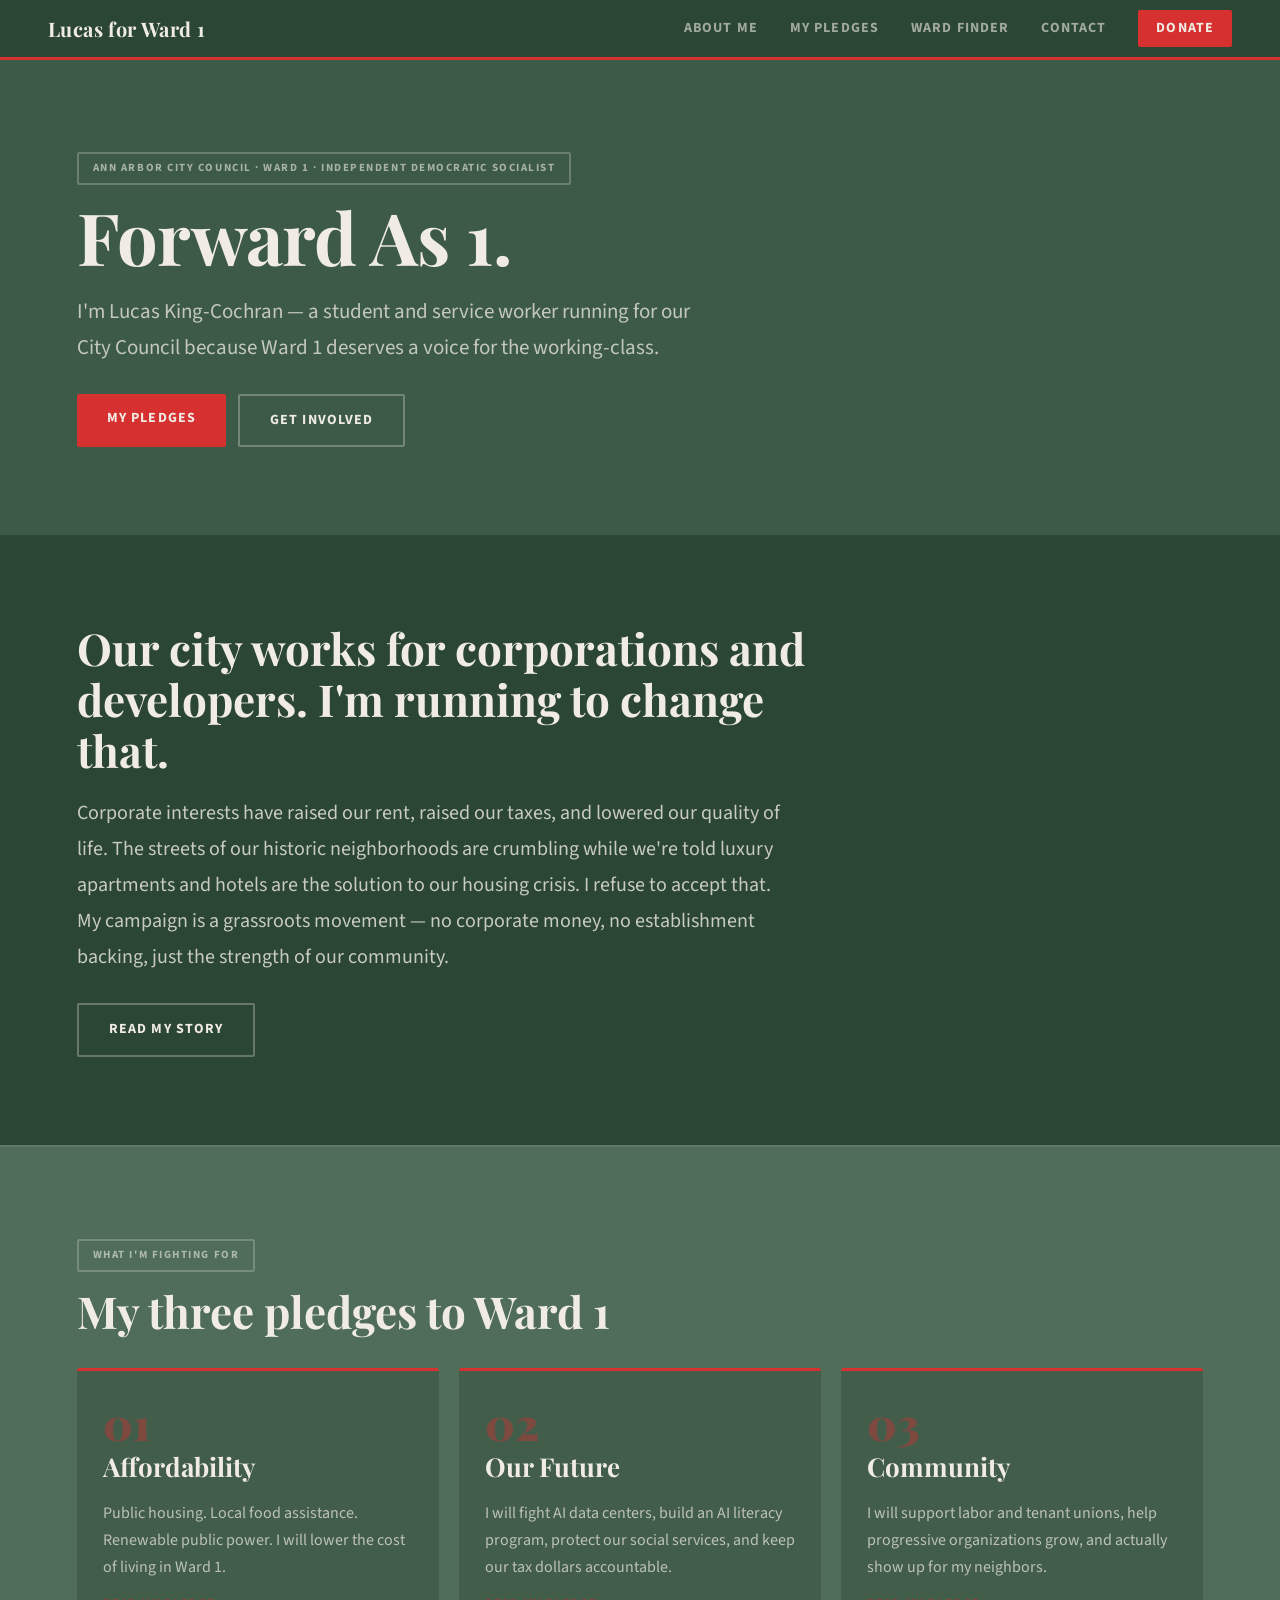
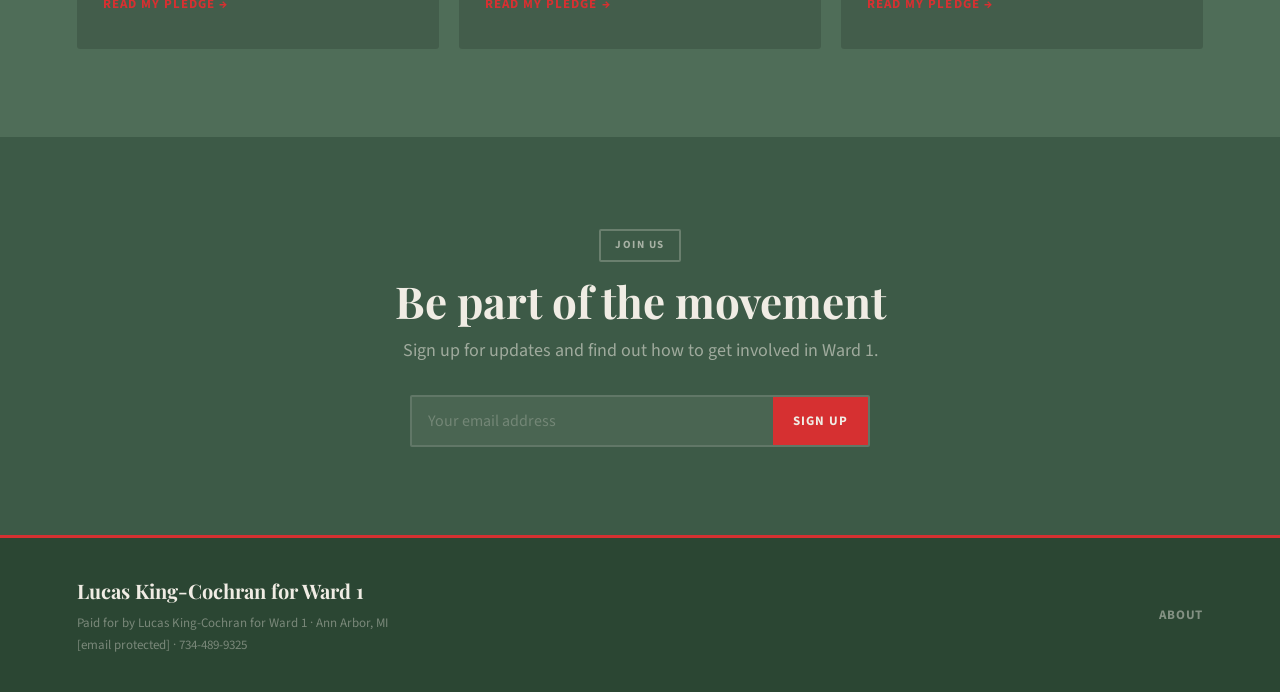
<file: index.html>
<!DOCTYPE html>
<html lang="en">
<head>
<meta charset="UTF-8">
<meta name="viewport" content="width=device-width, initial-scale=1.0">
<title>Lucas King-Cochran — Forward As 1</title>
<link rel="stylesheet" href="style.css">
</head>
<body>

<nav>
  <a href="index.html" class="nav-logo">Lucas for Ward 1</a>
  <button class="nav-toggle" onclick="document.querySelector('.nav-links').classList.toggle('open')" aria-label="Menu">
    <span></span><span></span><span></span>
  </button>
  <div class="nav-links">
    <a href="about.html">About Me</a>
    <a href="issues.html">My Pledges</a>
    <a href="ward-finder.html">Ward Finder</a>
    <a href="contact.html">Contact</a>
    <a href="contact.html#donate" class="nav-donate">Donate</a>
  </div>
</nav>

<div class="block block-sage">
  <div class="pill">Ann Arbor City Council · Ward 1 · Independent Democratic Socialist</div>
  <h1 class="big">Forward As 1.</h1>
  <p class="lead" style="margin-top:20px">I'm Lucas King-Cochran — a student and service worker running for our City Council because Ward 1 deserves a voice for the working-class.</p>
  <div class="btns">
    <a href="issues.html" class="btn btn-red">My Pledges</a>
    <a href="contact.html" class="btn btn-outline">Get Involved</a>
  </div>

</div>

<div class="block block-deep">
  <h2 class="med" style="max-width:780px;margin-bottom:20px">Our city works for corporations and developers. I'm running to change that.</h2>
  <p class="body-text">Corporate interests have raised our rent, raised our taxes, and lowered our quality of life. The streets of our historic neighborhoods are crumbling while we're told luxury apartments and hotels are the solution to our housing crisis. I refuse to accept that. My campaign is a grassroots movement — no corporate money, no establishment backing, just the strength of our community.</p>
  <div class="btns">
    <a href="about.html" class="btn btn-outline">Read my story</a>
  </div>
</div>

<div class="block block-mid ruled">
  <div class="pill">What I'm fighting for</div>
  <h2 class="med" style="margin-bottom:32px">My three pledges to Ward 1</h2>
  <div class="pledge-cards">
    <div class="pledge-card">
      <div class="num">01</div>
      <div class="card-title">Affordability</div>
      <p>Public housing. Local food assistance. Renewable public power. I will lower the cost of living in Ward 1.</p>
      <a href="issues.html#affordability">Read my pledge →</a>
    </div>
    <div class="pledge-card">
      <div class="num">02</div>
      <div class="card-title">Our Future</div>
      <p>I will fight AI data centers, build an AI literacy program, protect our social services, and keep our tax dollars accountable.</p>
      <a href="issues.html#future">Read my pledge →</a>
    </div>
    <div class="pledge-card">
      <div class="num">03</div>
      <div class="card-title">Community</div>
      <p>I will support labor and tenant unions, help progressive organizations grow, and actually show up for my neighbors.</p>
      <a href="issues.html#community">Read my pledge →</a>
    </div>
  </div>
</div>

<div class="block block-sage" style="text-align:center">
  <div class="pill">Join us</div>
  <h2 class="med" style="margin-bottom:10px">Be part of the movement</h2>
  <p style="font-size:18px;margin-bottom:28px;color:rgba(240,236,228,.55)">Sign up for updates and find out how to get involved in Ward 1.</p>
  <form class="signup-row" style="margin:0 auto" action="https://formspree.io/f/xpqonlbr" method="POST">
    <input type="email" name="email" placeholder="Your email address" required>
    <button type="submit">Sign Up</button>
  </form>
</div>

<footer>
  <div>
    <strong>Lucas King-Cochran for Ward 1</strong>
    <p>Paid for by Lucas King-Cochran for Ward 1 · Ann Arbor, MI<br>
    <a href="/cdn-cgi/l/email-protection#4f233a242a242621282c202c273d2e210f28222e2623612c2022"><span class="__cf_email__" data-cfemail="e08c958b858b898e87838f838892818ea0878d81898cce838f8d">[email&#160;protected]</span></a> · <a href="tel:7344899325">734-489-9325</a></p>
  </div>
  <div class="foot-links">
    <a href="about.html">About</a>
    <a href="
</file>
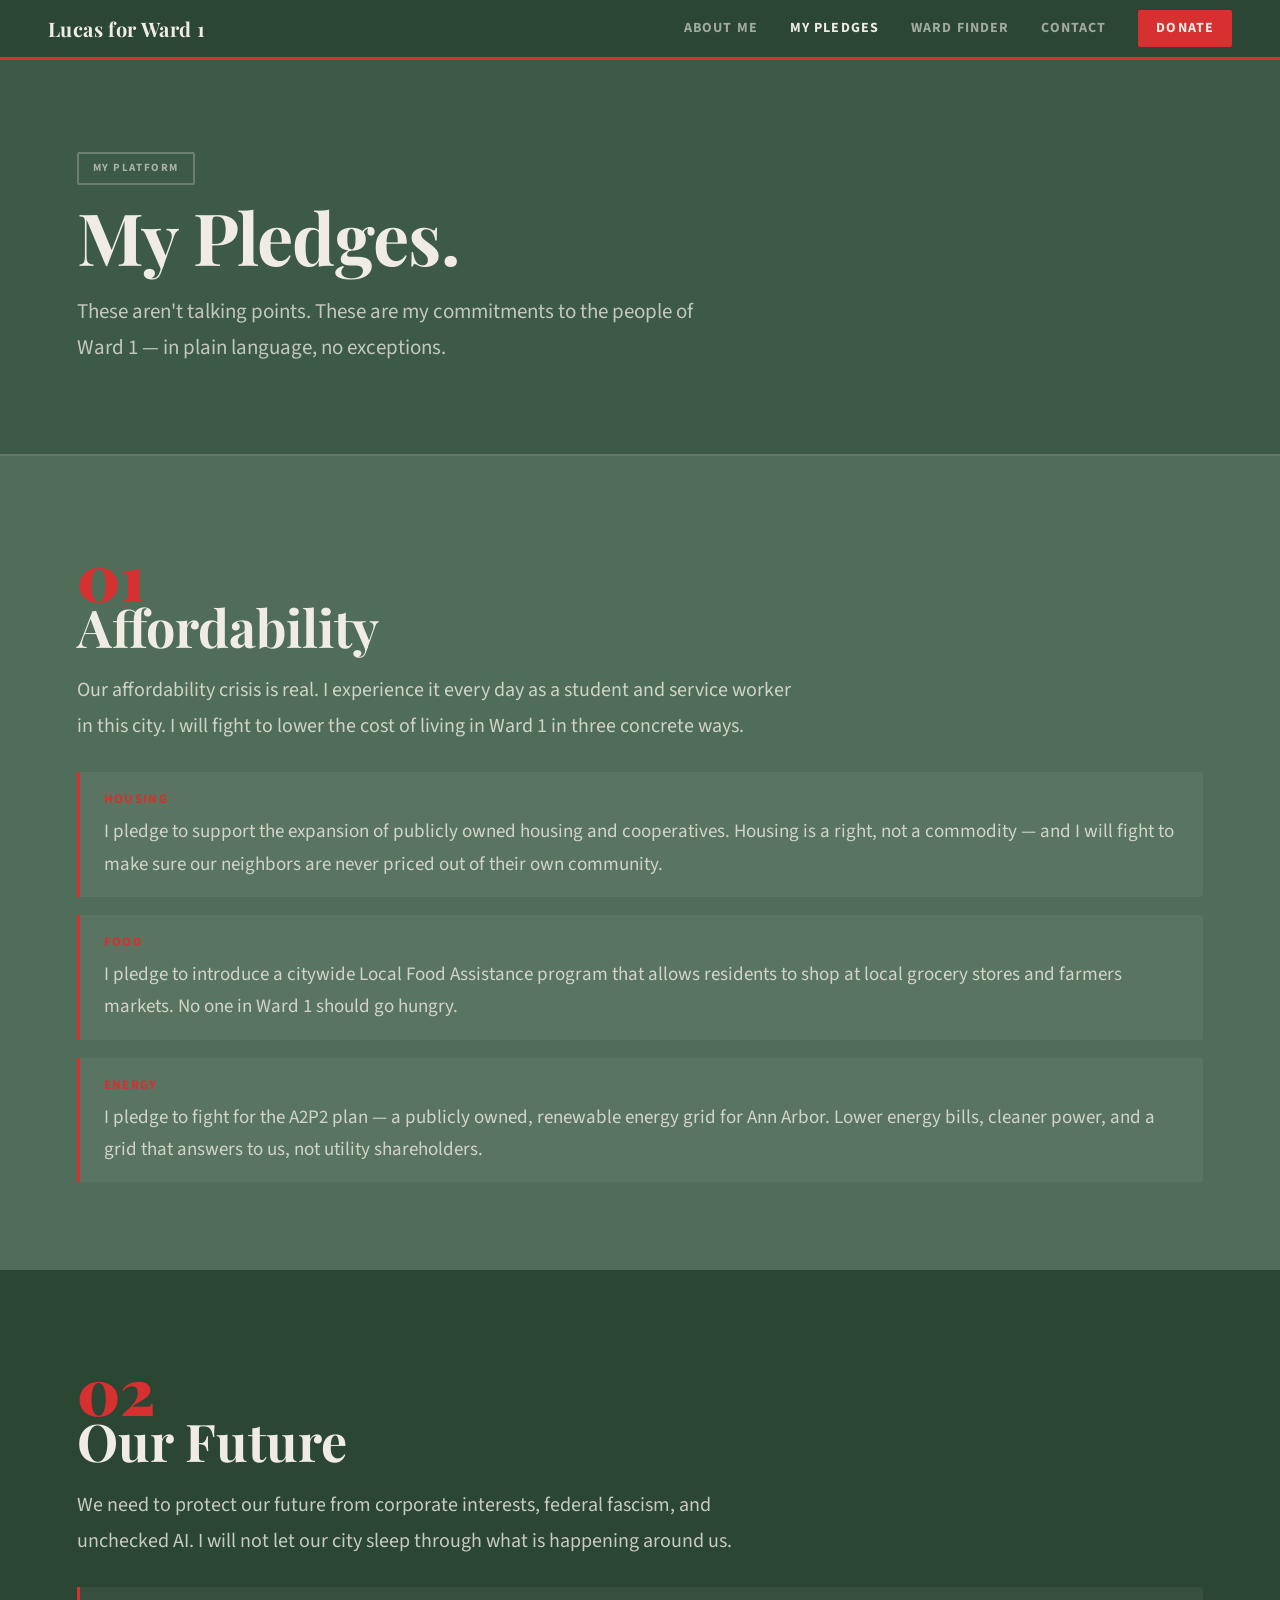
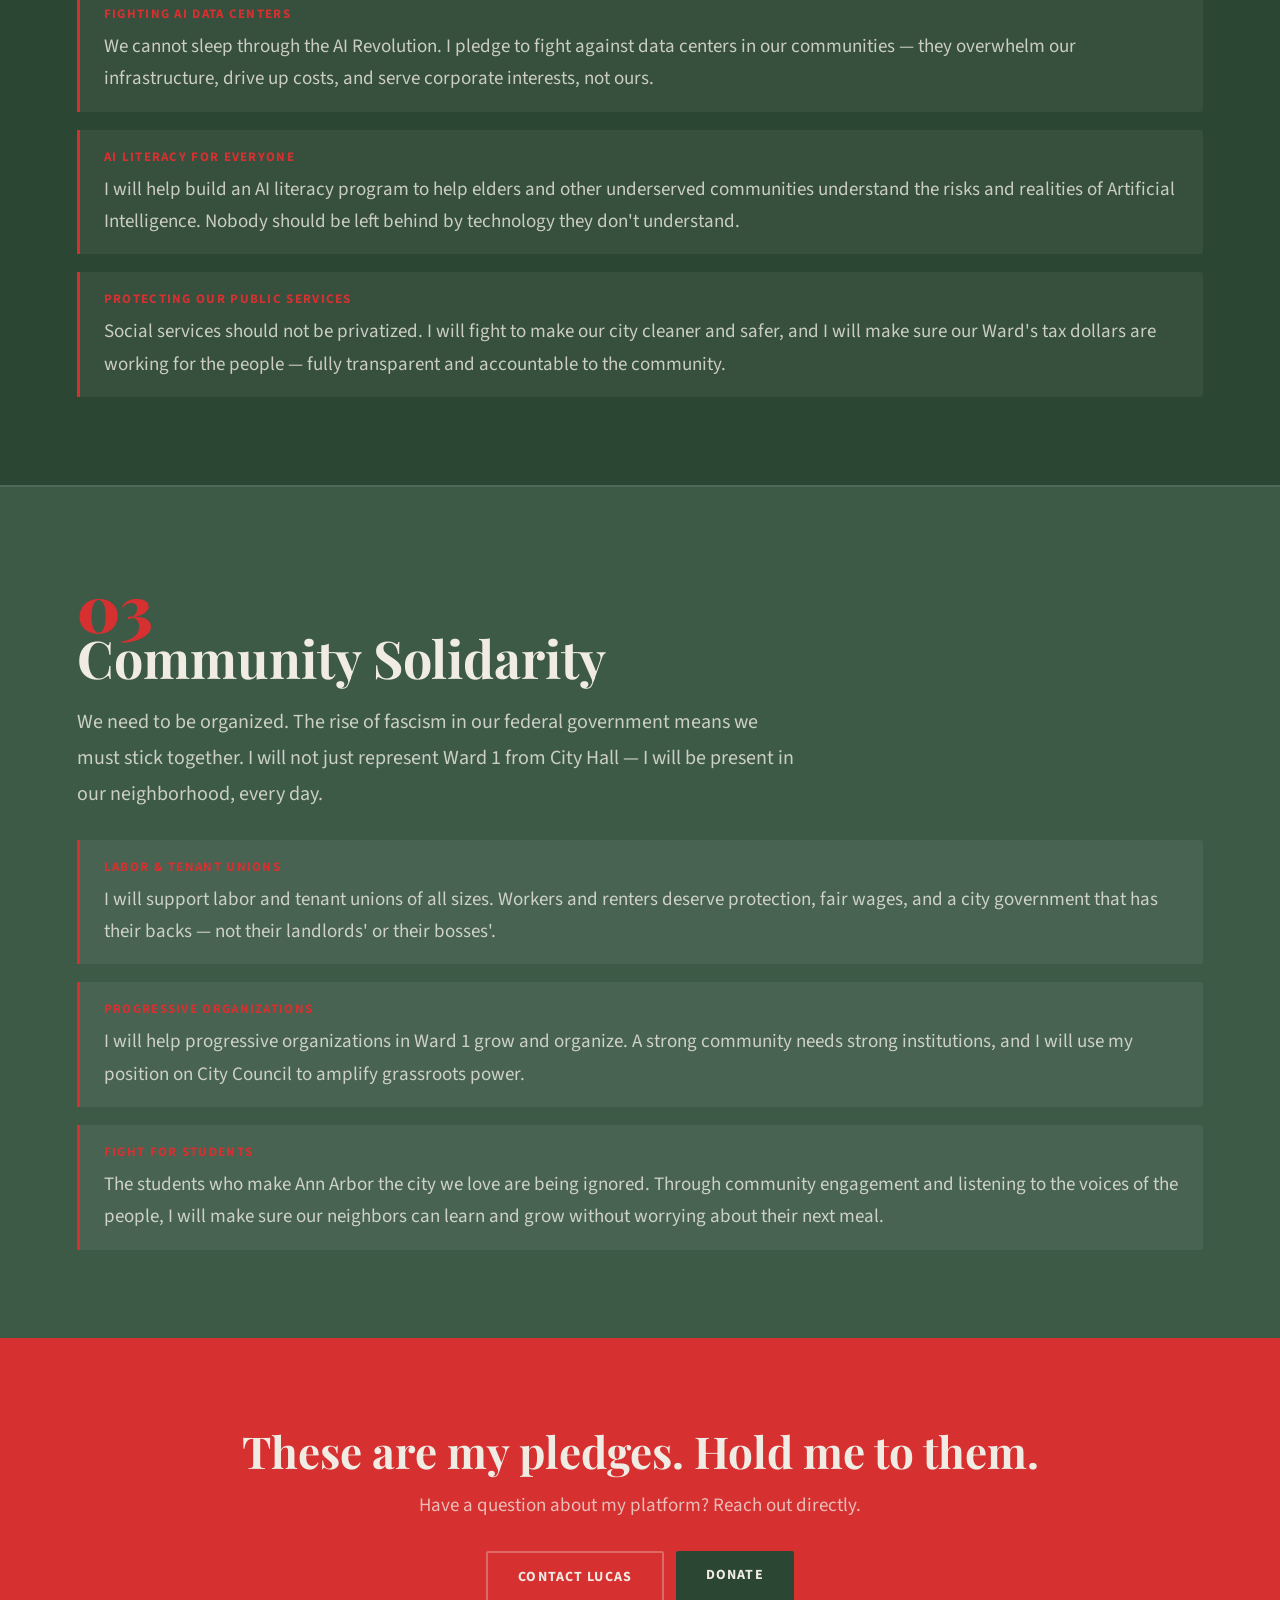
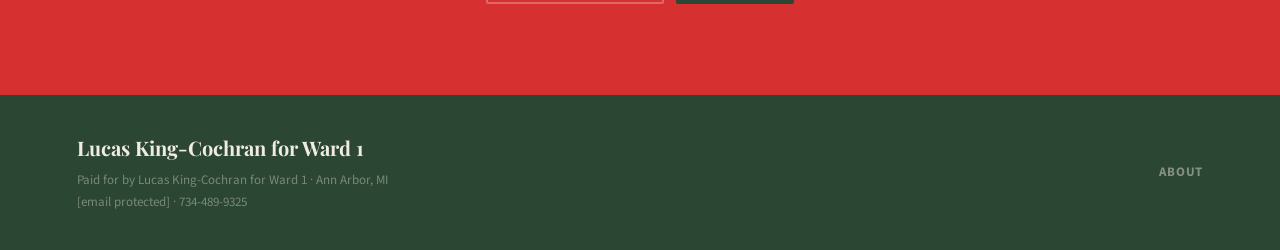
<file: issues.html>
<!DOCTYPE html>
<html lang="en">
<head>
<meta charset="UTF-8">
<meta name="viewport" content="width=device-width, initial-scale=1.0">
<title>My Pledges — Lucas King-Cochran for Ward 1</title>
<link rel="stylesheet" href="style.css">
</head>
<body>

<nav>
  <a href="index.html" class="nav-logo">Lucas for Ward 1</a>
  <button class="nav-toggle" onclick="document.querySelector('.nav-links').classList.toggle('open')" aria-label="Menu">
    <span></span><span></span><span></span>
  </button>
  <div class="nav-links">
    <a href="about.html">About Me</a>
    <a href="issues.html" class="active">My Pledges</a>
    <a href="ward-finder.html">Ward Finder</a>
    <a href="contact.html">Contact</a>
    <a href="contact.html#donate" class="nav-donate">Donate</a>
  </div>
</nav>

<div class="block block-sage">
  <div class="pill">My platform</div>
  <h1 class="big">My Pledges.</h1>
  <p class="lead" style="margin-top:20px">These aren't talking points. These are my commitments to the people of Ward 1 — in plain language, no exceptions.</p>
</div>

<div class="block block-mid ruled" id="affordability">
  <div class="issue-num">01</div>
  <h2 class="issue-title">Affordability</h2>
  <p class="body-text" style="margin-bottom:28px">Our affordability crisis is real. I experience it every day as a student and service worker in this city. I will fight to lower the cost of living in Ward 1 in three concrete ways.</p>
  <div class="issue-sub">
    <div class="pledge">
      <strong>Housing</strong>
      <p>I pledge to support the expansion of publicly owned housing and cooperatives. Housing is a right, not a commodity — and I will fight to make sure our neighbors are never priced out of their own community.</p>
    </div>
    <div class="pledge">
      <strong>Food</strong>
      <p>I pledge to introduce a citywide Local Food Assistance program that allows residents to shop at local grocery stores and farmers markets. No one in Ward 1 should go hungry.</p>
    </div>
    <div class="pledge">
      <strong>Energy</strong>
      <p>I pledge to fight for the A2P2 plan — a publicly owned, renewable energy grid for Ann Arbor. Lower energy bills, cleaner power, and a grid that answers to us, not utility shareholders.</p>
    </div>
  </div>
</div>

<div class="block block-deep" id="future">
  <div class="issue-num">02</div>
  <h2 class="issue-title">Our Future</h2>
  <p class="body-text" style="margin-bottom:28px">We need to protect our future from corporate interests, federal fascism, and unchecked AI. I will not let our city sleep through what is happening around us.</p>
  <div class="issue-sub">
    <div class="pledge">
      <strong>Fighting AI Data Centers</strong>
      <p>We cannot sleep through the AI Revolution. I pledge to fight against data centers in our communities — they overwhelm our infrastructure, drive up costs, and serve corporate interests, not ours.</p>
    </div>
    <div class="pledge">
      <strong>AI Literacy for Everyone</strong>
      <p>I will help build an AI literacy program to help elders and other underserved communities understand the risks and realities of Artificial Intelligence. Nobody should be left behind by technology they don't understand.</p>
    </div>
    <div class="pledge">
      <strong>Protecting Our Public Services</strong>
      <p>Social services should not be privatized. I will fight to make our city cleaner and safer, and I will make sure our Ward's tax dollars are working for the people — fully transparent and accountable to the community.</p>
    </div>
  </div>
</div>

<div class="block block-sage ruled" id="community">
  <div class="issue-num">03</div>
  <h2 class="issue-title">Community Solidarity</h2>
  <p class="body-text" style="margin-bottom:28px">We need to be organized. The rise of fascism in our federal government means we must stick together. I will not just represent Ward 1 from City Hall — I will be present in our neighborhood, every day.</p>
  <div class="issue-sub">
    <div class="pledge">
      <strong>Labor & Tenant Unions</strong>
      <p>I will support labor and tenant unions of all sizes. Workers and renters deserve protection, fair wages, and a city government that has their backs — not their landlords' or their bosses'.</p>
    </div>
    <div class="pledge">
      <strong>Progressive Organizations</strong>
      <p>I will help progressive organizations in Ward 1 grow and organize. A strong community needs strong institutions, and I will use my position on City Council to amplify grassroots power.</p>
    </div>
    <div class="pledge">
      <strong>Fight For Students</strong>
      <p>The students who make Ann Arbor the city we love are being ignored. Through community engagement and listening to the voices of the people, I will make sure our neighbors can learn and grow without worrying about their next meal.</p>
    </div>
  </div>
</div>

<div class="block block-red" style="text-align:center">
  <h2 class="med" style="margin-bottom:14px">These are my pledges. Hold me to them.</h2>
  <p style="font-size:19px;color:rgba(240,236,228,.75);margin-bottom:28px">Have a question about my platform? Reach out directly.</p>
  <div class="btns" style="justify-content:center">
    <a href="contact.html" class="btn btn-outline">Contact Lucas</a>
    <a href="contact.html#donate" class="btn btn-deep">Donate</a>
  </div>
</div>

<footer>
  <div>
    <strong>Lucas King-Cochran for Ward 1</strong>
    <p>Paid for by Lucas King-Cochran for Ward 1 · Ann Arbor, MI<br>
    <a href="/cdn-cgi/l/email-protection#6408110f010f0d0a03070b070c16050a240309050d084a070b09"><span class="__cf_email__" data-cfemail="c7abb2aca2acaea9a0a4a8a4afb5a6a987a0aaa6aeabe9a4a8aa">[email&#160;protected]</span></a> · <a href="tel:7344899325">734-489-9325</a></p>
  </div>
  <div class="foot-links">
    <a href="about.html">About</a>
    <a href="
</file>
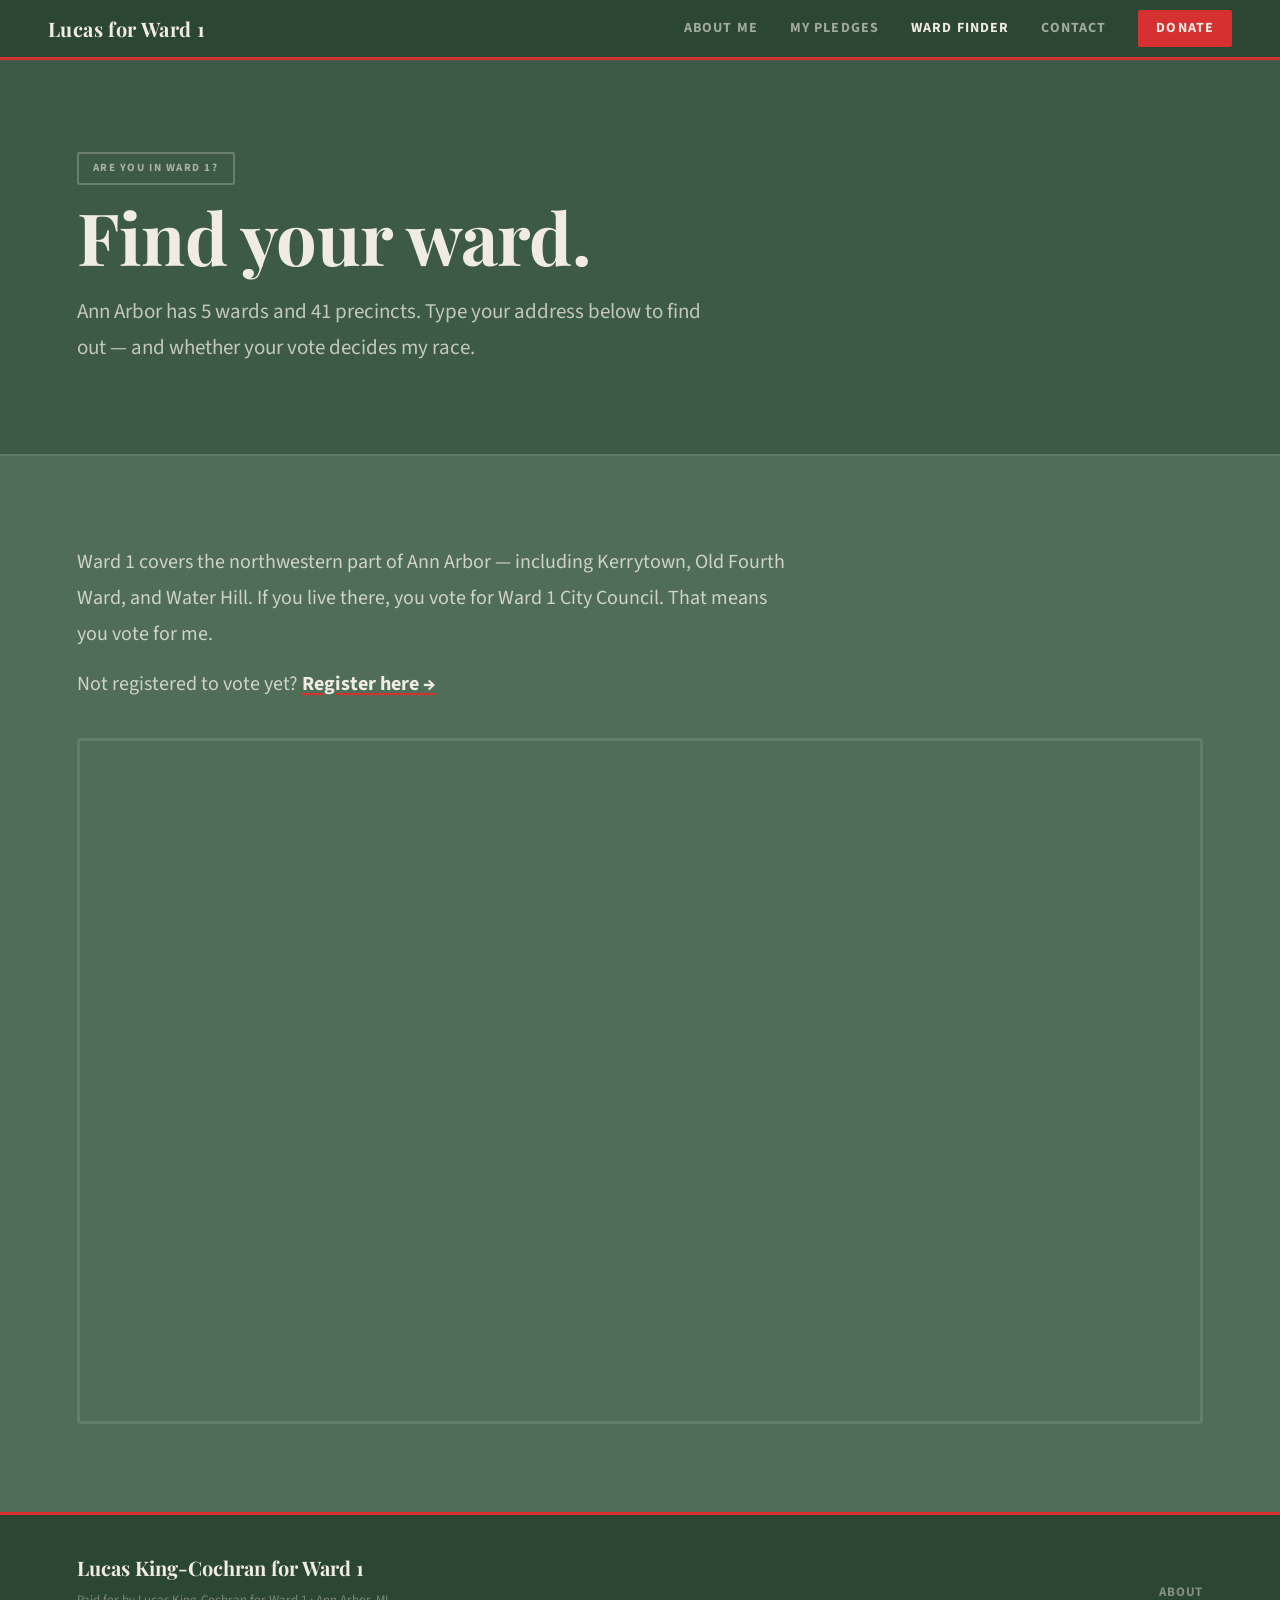
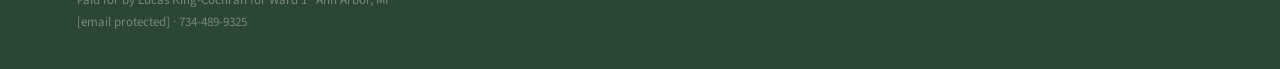
<file: ward-finder.html>
<!DOCTYPE html>
<html lang="en">
<head>
<meta charset="UTF-8">
<meta name="viewport" content="width=device-width, initial-scale=1.0">
<title>Ward Finder — Lucas King-Cochran for Ward 1</title>
<link rel="stylesheet" href="style.css">
</head>
<body>

<nav>
  <a href="index.html" class="nav-logo">Lucas for Ward 1</a>
  <button class="nav-toggle" onclick="document.querySelector('.nav-links').classList.toggle('open')" aria-label="Menu">
    <span></span><span></span><span></span>
  </button>
  <div class="nav-links">
    <a href="about.html">About Me</a>
    <a href="issues.html">My Pledges</a>
    <a href="ward-finder.html" class="active">Ward Finder</a>
    <a href="contact.html">Contact</a>
    <a href="contact.html#donate" class="nav-donate">Donate</a>
  </div>
</nav>

<div class="block block-sage">
  <div class="pill">Are you in Ward 1?</div>
  <h1 class="big">Find your ward.</h1>
  <p class="lead" style="margin-top:20px">Ann Arbor has 5 wards and 41 precincts. Type your address below to find out — and whether your vote decides my race.</p>
</div>

<div class="block block-mid ruled">
  <p class="body-text">Ward 1 covers the northwestern part of Ann Arbor — including Kerrytown, Old Fourth Ward, and Water Hill. If you live there, you vote for Ward 1 City Council. That means you vote for me.</p>
  <p class="body-text" style="margin-top:14px">Not registered to vote yet? <a href="https://mvic.sos.state.mi.us" target="_blank">Register here →</a></p>
  <div class="map-wrap">
    <iframe src="https://lucasking-cochran.github.io/WardFinder/ann_arbor_ward_finder.html" title="Ann Arbor Ward and Precinct Finder"></iframe>
  </div>
</div>

<footer>
  <div>
    <strong>Lucas King-Cochran for Ward 1</strong>
    <p>Paid for by Lucas King-Cochran for Ward 1 · Ann Arbor, MI<br>
    <a href="/cdn-cgi/l/email-protection#80ecf5ebe5ebe9eee7e3efe3e8f2e1eec0e7ede1e9ecaee3efed"><span class="__cf_email__" data-cfemail="d9b5acb2bcb2b0b7bebab6bab1abb8b799beb4b8b0b5f7bab6b4">[email&#160;protected]</span></a> · <a href="tel:7344899325">734-489-9325</a></p>
  </div>
  <div class="foot-links">
    <a href="about.html">About</a>
    <a href="
</file>
<file: style.css>
@import url('https://fonts.googleapis.com/css2?family=Playfair+Display:ital,wght@0,400;0,700;0,900;1,400;1,700&family=Source+Sans+3:wght@400;600;700&display=swap');

*,*::before,*::after{box-sizing:border-box;margin:0;padding:0}

:root{
  --deep:#2b4633;
  --sage:#3d5a47;
  --mid:#4f6d58;
  --light:#6a8a74;
  --pale:#dce5de;
  --cream:#f0ece4;
  --red:#d63031;
  --red-dark:#b52526;
  --text-light:#f0ece4;
  --text-dark:#1e3326;
  --BIG:clamp(40px,7vw,72px);
  --MED:clamp(28px,4.5vw,44px);
  --body:clamp(17px,2vw,20px);
}

html{scroll-behavior:smooth}
body{font-family:'Source Sans 3',sans-serif;background:var(--sage);color:var(--text-light);font-size:var(--body);line-height:1.7;overflow-x:hidden}

body{animation:fadeIn .4s ease}
@keyframes fadeIn{from{opacity:0;transform:translateY(8px)}to{opacity:1;transform:translateY(0)}}

/* ── NAV ── */
nav{background:var(--deep);display:flex;align-items:center;justify-content:space-between;padding:0 clamp(20px,4vw,48px);height:60px;position:sticky;top:0;z-index:100;border-bottom:3px solid var(--red)}
.nav-logo{color:var(--cream);font-family:'Playfair Display',serif;font-size:20px;font-weight:700;letter-spacing:.02em;text-decoration:none}
.nav-links{display:flex;align-items:center;gap:clamp(16px,2.5vw,32px)}
.nav-links a{color:rgba(240,236,228,.6);font-size:14px;font-weight:700;text-decoration:none;text-transform:uppercase;letter-spacing:.08em;transition:color .2s}
.nav-links a:hover,.nav-links a.active{color:var(--cream)}
.nav-donate{background:var(--red)!important;color:var(--cream)!important;padding:7px 18px;border-radius:2px;transition:background .2s!important}
.nav-donate:hover{background:var(--red-dark)!important}
.nav-toggle{display:none;background:none;border:none;cursor:pointer;padding:4px}
.nav-toggle span{display:block;width:24px;height:2px;background:var(--cream);margin:5px 0;border-radius:1px}

/* ── BLOCKS ── */
.block{padding:clamp(52px,8vw,88px) clamp(24px,6vw,80px)}
.block-deep{background:var(--deep)}
.block-sage{background:var(--sage)}
.block-mid{background:var(--mid)}
.block-light{background:var(--light)}
.block-pale{background:var(--pale);color:var(--text-dark)}
.block-red{background:var(--red)}

.ruled{border-top:2px solid rgba(240,236,228,.1)}

/* ── TYPOGRAPHY ── */
.big{font-family:'Playfair Display',serif;font-size:var(--BIG);line-height:1.05;letter-spacing:-.01em;font-weight:700;color:var(--cream)}
.med{font-family:'Playfair Display',serif;font-size:var(--MED);line-height:1.15;font-weight:700;color:var(--cream)}
.lead{font-size:clamp(17px,2.2vw,21px);line-height:1.7;max-width:640px;font-weight:400;color:rgba(240,236,228,.75)}
.body-text{font-size:clamp(17px,1.8vw,20px);line-height:1.8;max-width:720px;color:rgba(240,236,228,.8)}
.body-text+.body-text{margin-top:16px}
.body-text a{color:var(--cream);font-weight:700;text-decoration:underline;text-decoration-color:var(--red);text-underline-offset:3px}

/* pale block overrides */
.block-pale .big,.block-pale .med{color:var(--text-dark)}
.block-pale .lead{color:rgba(30,51,38,.6)}
.block-pale .body-text{color:rgba(30,51,38,.75)}
.block-pale .body-text a{color:var(--red)}

/* ── PILL ── */
.pill{display:inline-block;font-size:11px;font-weight:700;letter-spacing:.14em;text-transform:uppercase;padding:5px 14px;border-radius:2px;margin-bottom:14px;border:2px solid rgba(240,236,228,.25);color:rgba(240,236,228,.6)}
.pill.red{color:var(--red);border-color:var(--red)}
.block-pale .pill{border-color:rgba(30,51,38,.2);color:rgba(30,51,38,.5)}

/* ── BUTTONS ── */
.btn{display:inline-block;font-size:14px;font-weight:700;padding:13px 30px;border-radius:2px;text-decoration:none;text-transform:uppercase;letter-spacing:.08em;transition:.2s;border:none;font-family:'Source Sans 3',sans-serif;cursor:pointer}
.btn-red{background:var(--red);color:var(--cream)}
.btn-red:hover{background:var(--red-dark)}
.btn-deep{background:var(--deep);color:var(--cream)}
.btn-deep:hover{background:#1e3326}
.btn-outline{background:transparent;border:2px solid rgba(240,236,228,.3);color:var(--cream)}
.btn-outline:hover{background:rgba(240,236,228,.08)}
.block-pale .btn-outline{border-color:rgba(30,51,38,.25);color:var(--text-dark)}
.block-pale .btn-outline:hover{background:rgba(30,51,38,.06)}
.btns{display:flex;gap:12px;flex-wrap:wrap;margin-top:28px}

/* ── ISSUE BLOCKS ── */
.issue-num{font-family:'Playfair Display',serif;font-size:64px;line-height:1;color:var(--red);font-weight:900;margin-bottom:-8px}
.issue-title{font-family:'Playfair Display',serif;font-size:clamp(32px,5vw,52px);line-height:1.05;margin-bottom:18px;font-weight:700;color:var(--cream)}
.issue-sub{display:flex;flex-direction:column;gap:18px}
.pledge{border-left:3px solid var(--red);padding:16px 24px;background:rgba(240,236,228,.06);border-radius:0 3px 3px 0}
.pledge strong{display:block;font-size:13px;font-weight:700;letter-spacing:.1em;text-transform:uppercase;color:var(--red);margin-bottom:6px}
.pledge p{font-size:clamp(16px,1.8vw,19px);line-height:1.7;color:rgba(240,236,228,.8)}

.block-pale .issue-num{color:rgba(30,51,38,.05)}
.block-pale .issue-title{color:var(--text-dark)}
.block-pale .pledge{background:rgba(30,51,38,.04)}
.block-pale .pledge p{color:rgba(30,51,38,.75)}

/* ── CONTACT ── */
.contact-grid{display:grid;grid-template-columns:1fr 1fr;gap:clamp(32px,6vw,72px);align-items:start}
.form-group{display:flex;flex-direction:column;gap:6px;margin-bottom:16px}
.form-group label{font-size:12px;font-weight:700;color:rgba(240,236,228,.5);text-transform:uppercase;letter-spacing:.1em}
.form-group input,.form-group textarea{padding:12px 16px;border:2px solid rgba(240,236,228,.15);border-radius:2px;font-size:16px;font-family:'Source Sans 3',sans-serif;color:var(--cream);background:rgba(240,236,228,.07);outline:none;transition:border-color .2s}
.form-group input::placeholder,.form-group textarea::placeholder{color:rgba(240,236,228,.25)}
.form-group input:focus,.form-group textarea:focus{border-color:var(--red)}
.form-group textarea{resize:vertical;min-height:140px}
.form-row{display:grid;grid-template-columns:1fr 1fr;gap:16px}
.form-check{display:flex;align-items:center;gap:10px;font-size:15px;color:rgba(240,236,228,.6)}
.form-check input{width:18px;height:18px;accent-color:var(--red)}
.contact-info{display:flex;flex-direction:column;gap:20px}
.contact-card{background:rgba(0,0,0,.15);color:var(--cream);padding:28px 32px;border-radius:3px}
.contact-card h3{font-family:'Playfair Display',serif;font-size:24px;color:var(--cream);margin-bottom:6px;font-weight:700}
.contact-card a{font-size:18px;font-weight:600;color:var(--cream);text-decoration:none;display:block;opacity:.85}
.contact-card a:hover{opacity:1}
.contact-card p{font-size:15px;color:rgba(240,236,228,.5);margin-top:8px;line-height:1.6}
.contact-card.red-card{background:var(--red)}

/* ── WARD FINDER ── */
.map-wrap{border:3px solid rgba(240,236,228,.12);border-radius:4px;overflow:hidden;margin-top:36px}
.map-wrap iframe{display:block;width:100%;height:680px;border:none}

/* ── CANDIDATE PHOTO ── */
.candidate-photo{width:100%;max-width:400px;border-radius:4px;display:block;margin-bottom:40px;border:3px solid rgba(240,236,228,.1)}

/* ── HERO IMAGE ── */
.hero-img-wrap{margin-top:40px;border-radius:4px;overflow:hidden;max-width:720px;border:3px solid rgba(240,236,228,.1)}
.hero-img-wrap img{display:block;width:100%;height:auto}

/* ── SIGNUP ── */
.signup-row{display:flex;max-width:460px;border:2px solid rgba(240,236,228,.2);border-radius:2px;overflow:hidden}
.signup-row input{flex:1;padding:13px 16px;font-size:16px;font-family:'Source Sans 3',sans-serif;border:none;outline:none;background:rgba(240,236,228,.07);color:var(--cream)}
.signup-row input::placeholder{color:rgba(240,236,228,.25)}
.signup-row button{background:var(--red);color:var(--cream);font-size:13px;font-weight:700;padding:13px 20px;border:none;font-family:'Source Sans 3',sans-serif;text-transform:uppercase;letter-spacing:.08em;cursor:pointer;white-space:nowrap;transition:background .2s}
.signup-row button:hover{background:var(--red-dark)}

/* ── COMMITMENT GRID ── */
.commit-grid{display:grid;grid-template-columns:repeat(auto-fit,minmax(250px,1fr));gap:12px}
.commit-item{padding:18px 22px;border-left:3px solid var(--red);background:rgba(240,236,228,.06);border-radius:0 3px 3px 0}
.commit-item p{font-size:16px;color:var(--cream);font-weight:600;line-height:1.5}

/* ── PLEDGE CARDS ── */
.pledge-cards{display:grid;grid-template-columns:repeat(auto-fit,minmax(260px,1fr));gap:20px}
.pledge-card{background:rgba(0,0,0,.15);border-radius:3px;padding:30px 26px;border-top:3px solid var(--red)}
.pledge-card .num{font-family:'Playfair Display',serif;font-size:44px;color:var(--red);line-height:1;font-weight:900;opacity:.4}
.pledge-card .card-title{font-family:'Playfair Display',serif;font-size:26px;color:var(--cream);margin-bottom:10px;font-weight:700}
.pledge-card p{font-size:16px;line-height:1.7;color:rgba(240,236,228,.7)}
.pledge-card a{display:inline-block;margin-top:12px;font-size:13px;font-weight:700;color:var(--red);text-transform:uppercase;letter-spacing:.08em;text-decoration:none;transition:opacity .2s}
.pledge-card a:hover{opacity:.7}

/* ── FORM STATUS ── */
.form-status{padding:16px 20px;border-radius:3px;font-size:16px;font-weight:600;margin-top:16px;display:none}
.form-status.success{display:block;background:rgba(240,236,228,.1);color:var(--cream)}
.form-status.error{display:block;background:rgba(214,48,49,.2);color:var(--cream)}

/* ── FOOTER ── */
footer{background:var(--deep);border-top:3px solid var(--red);padding:36px clamp(24px,6vw,80px);display:flex;align-items:center;justify-content:space-between;gap:24px;flex-wrap:wrap}
footer strong{display:block;color:var(--cream);font-family:'Playfair Display',serif;font-size:20px;margin-bottom:4px}
footer p,footer a{color:rgba(240,236,228,.4);font-size:13px;text-decoration:none;line-height:1.7}
.foot-links{display:flex;gap:20px;flex-wrap:wrap}
.foot-links a{color:rgba(240,236,228,.45);font-size:13px;font-weight:700;text-decoration:none;text-transform:uppercase;letter-spacing:.06em;transition:color .2s}
.foot-links a:hover{color:var(--cream)}

/* ── RESPONSIVE ── */
@media(max-width:840px){
  nav{padding:0 20px}
  .nav-links{display:none;flex-direction:column;position:absolute;top:60px;left:0;right:0;background:var(--deep);padding:20px;gap:14px;border-bottom:3px solid var(--red);z-index:99}
  .nav-links.open{display:flex}
  .nav-toggle{display:block}
  .contact-grid,.form-row{grid-template-columns:1fr}
  footer{flex-direction:column;align-items:flex-start}
  .issue-num{font-size:44px}
}
</file>
